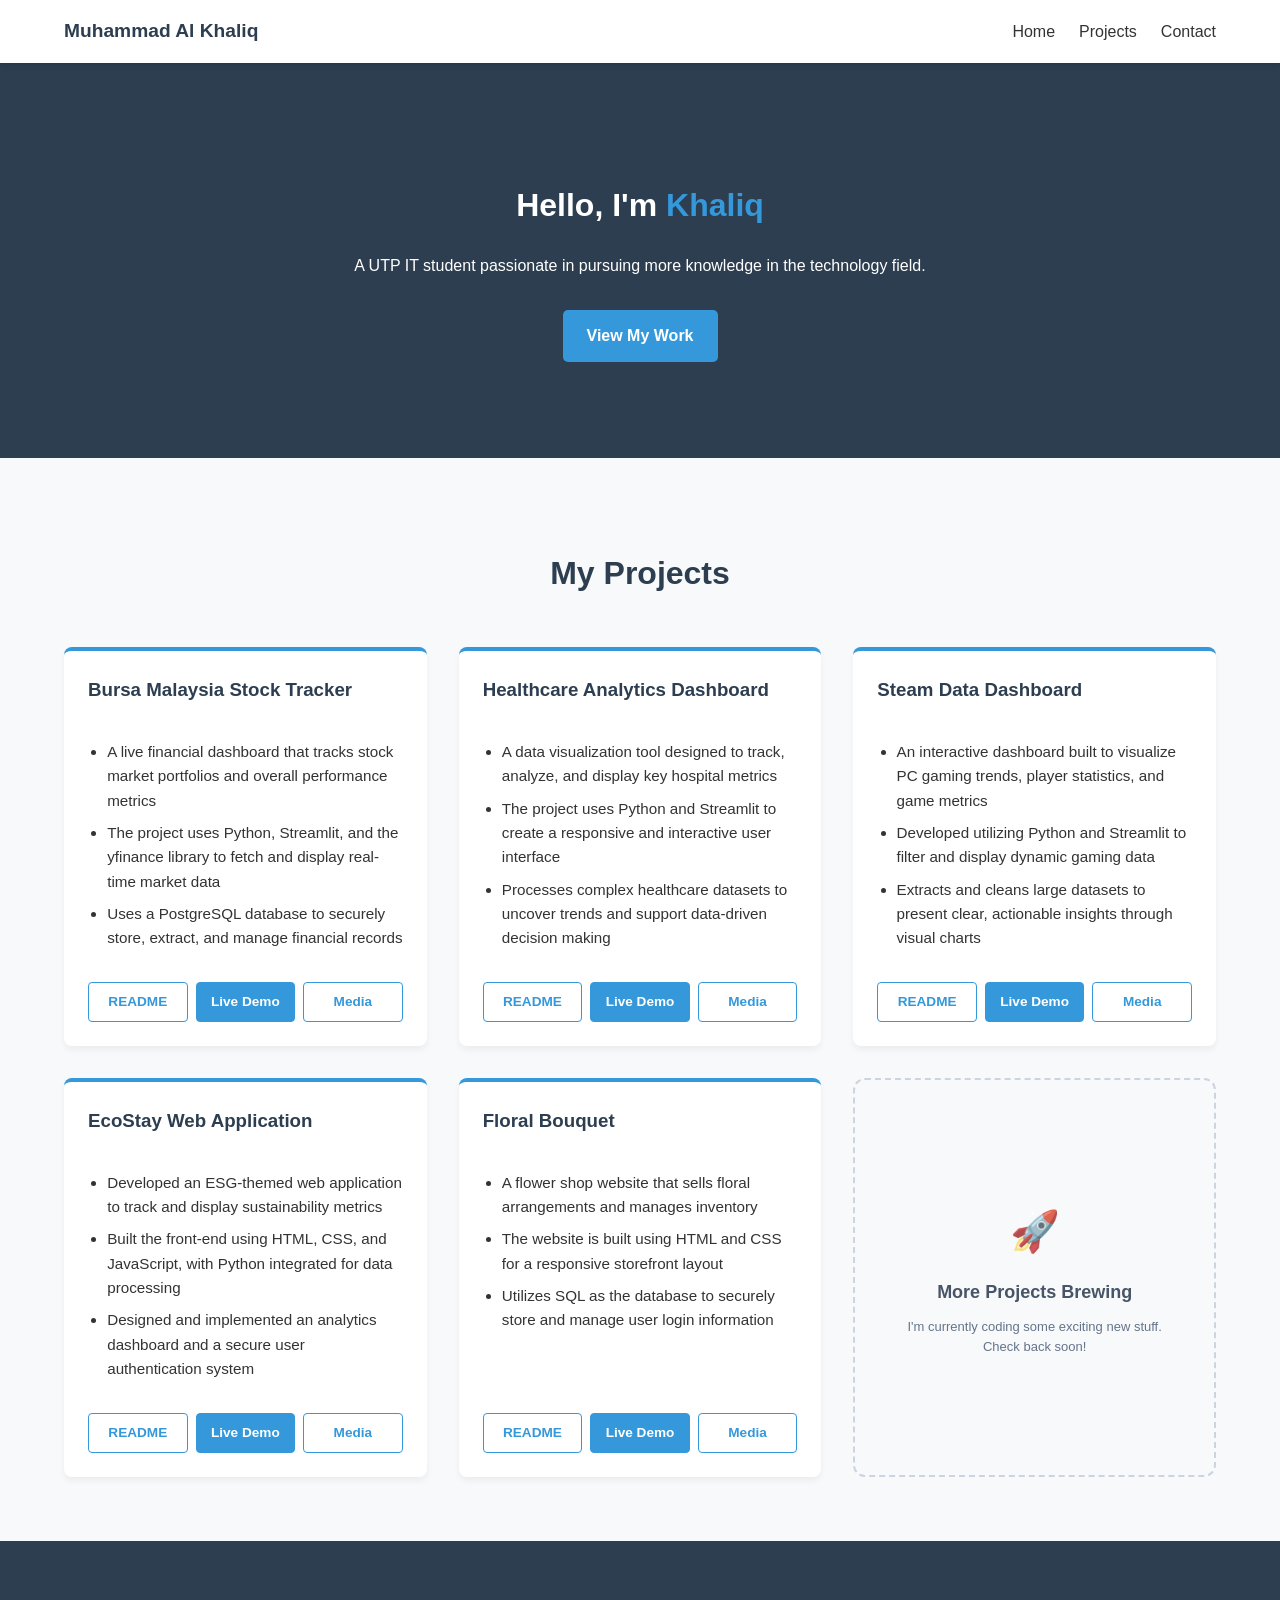
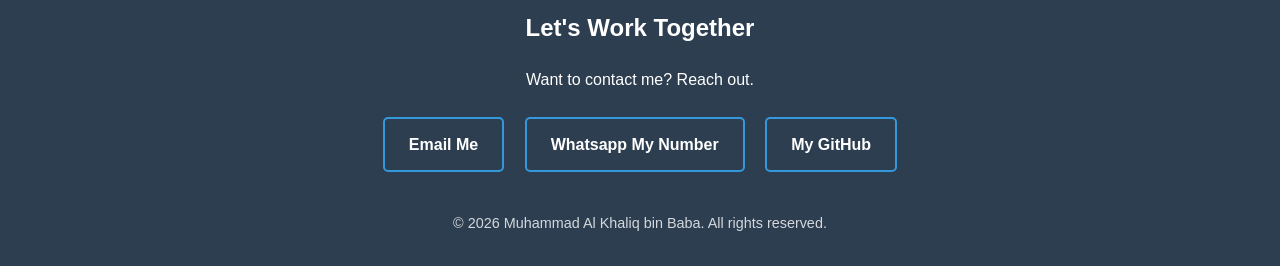
<file: index.html>
<!DOCTYPE html>
<html lang="en">
<head>
    <meta charset="UTF-8">
    <meta name="viewport" content="width=device-width, initial-scale=1.0">
    <title>Portfolio</title>
    <link rel="stylesheet" href="style.css">
</head>
<body>

    <nav>
        <div class="logo">Muhammad Al Khaliq</div>
        <ul>
            <li><a href="#hero">Home</a></li>
            <li><a href="#projects">Projects</a></li>
            <li><a href="#contact">Contact</a></li>
        </ul>
    </nav>

    <header id="hero">
        <div class="hero-content">
            <h1>Hello, I'm <span class="highlight">Khaliq</span></h1>
            <p>A UTP IT student passionate in pursuing more knowledge in the technology field.</p>
            <a href="#projects" class="btn">View My Work</a>
        </div>
    </header>

    <section id="projects">
        <h2 class="section-title">My Projects</h2>
        
        <div class="projects-grid">
            
            <div class="project-card">
                <h3>Bursa Malaysia Stock Tracker</h3>
                <ul>
                    <li>A live financial dashboard that tracks stock market portfolios and overall performance metrics</li>
                    <li>The project uses Python, Streamlit, and the yfinance library to fetch and display real-time market data</li>
                    <li>Uses a PostgreSQL database to securely store, extract, and manage financial records</li>
                </ul>
                <div class="card-buttons">
                    <a href="https://github.com/Kolek88/BursaStockTracker/blob/main/README.md" target="_blank" class="btn-card btn-outline">README</a>
                    <a href="https://bursastocktracker-klhqfrbndhfvcvckxnc3f3.streamlit.app/" target="_blank" class="btn-card btn-primary">Live Demo</a>
                    <a href="assets/bursa_media.mp4" target="_blank" class="btn-card btn-outline">Media</a>
                </div>
            </div>

            <div class="project-card">
                <h3>Healthcare Analytics Dashboard</h3>
                <ul>
                    <li>A data visualization tool designed to track, analyze, and display key hospital metrics</li>
                    <li>The project uses Python and Streamlit to create a responsive and interactive user interface</li>
                    <li>Processes complex healthcare datasets to uncover trends and support data-driven decision making</li>
                </ul>
                <div class="card-buttons">
                    <a href="https://github.com/Kolek88/healthcare_dashboard/blob/main/README.md" target="_blank" class="btn-card btn-outline">README</a>
                    <a href="https://healthcaredashboard-nehafilvke3ai64e8wccv5.streamlit.app/" target="_blank" class="btn-card btn-primary">Live Demo</a>
                    <a href="wip.html" class="btn-card btn-outline">Media</a>
                </div>
            </div>

            <div class="project-card">
                <h3>Steam Data Dashboard</h3>
                <ul>
                    <li>An interactive dashboard built to visualize PC gaming trends, player statistics, and game metrics</li>
                    <li>Developed utilizing Python and Streamlit to filter and display dynamic gaming data</li>
                    <li>Extracts and cleans large datasets to present clear, actionable insights through visual charts</li>
                </ul>
                <div class="card-buttons">
                    <a href="https://github.com/Kolek88/steamlibrary_dashboard/blob/main/README.md" target="_blank" class="btn-card btn-outline">README</a>
                    <a href="https://steamlibrarydashboard-bc99vjmfpwi24e6jpdmfvm.streamlit.app/" target="_blank" class="btn-card btn-primary">Live Demo</a>
                    <a href="wip.html" target="_blank" class="btn-card btn-outline">Media</a>
                </div>
            </div>

            <div class="project-card">
                <h3>EcoStay Web Application</h3>
                <ul>
                    <li>Developed an ESG-themed web application to track and display sustainability metrics</li>
                    <li>Built the front-end using HTML, CSS, and JavaScript, with Python integrated for data processing</li>
                    <li>Designed and implemented an analytics dashboard and a secure user authentication system</li>
                </ul>
                <div class="card-buttons">
                    <a href="https://github.com/Kolek88/Ecostay/blob/main/README.md" target="_blank" class="btn-card btn-outline">README</a>
                    <a href="http://cvkhaliq.atwebpages.com/ttpEcostay/landing.html" target="_blank" class="btn-card btn-primary">Live Demo</a>
                    <a href="wip.html" target="_blank" class="btn-card btn-outline">Media</a>
                </div>
            </div>

            <div class="project-card">
                <h3>Floral Bouquet</h3>
                <ul>
                    <li>A flower shop website that sells floral arrangements and manages inventory</li>
                    <li>The website is built using HTML and CSS for a responsive storefront layout</li>
                    <li>Utilizes SQL as the database to securely store and manage user login information</li>
                </ul>
                <div class="card-buttons">
                    <a href="https://github.com/Kolek88/FloralBouquet/blob/main/README.md" target="_blank" class="btn-card btn-outline">README</a>
                    <a href="http://cvkhaliq.atwebpages.com/WAIPAssignment/Main.html" target="_blank" class="btn-card btn-primary">Live Demo</a>
                    <a href="wip.html" target="_blank" class="btn-card btn-outline">Media</a>
                </div>
            </div>

            <div style="background: #f8f9fa; border: 2px dashed #cbd5e1; border-radius: 12px; padding: 40px 20px; text-align: center; box-shadow: none; display: flex; flex-direction: column; justify-content: center; align-items: center; min-height: 250px; box-sizing: border-box;">                
                <div style="font-size: 40px; margin-bottom: 15px; opacity: 0.8;">🚀</div>
                <h3 style="margin: 0 0 10px 0; color: #475569; font-size: 18px;">More Projects Brewing</h3>
                <p style="margin: 0; color: #64748b; font-size: 13px; line-height: 1.5; max-width: 80%;">
                    I'm currently coding some exciting new stuff. Check back soon!
                </p>
            </div>

        </div>
    </section>

    <footer id="contact">
        <h2>Let's Work Together</h2>
        <p>Want to contact me? Reach out.</p>
        <a href="mailto:alkhaliqbaba@gmail.com" class="btn btn-secondary">Email Me</a>
        <a href="tel:+601155095448" class="btn btn-secondary">Whatsapp My Number</a>
        <a href="https://github.com/Kolek88/Kolek88.github.io" class="btn btn-secondary">My GitHub</a>
        <div class="socials">
            <p>&copy; 2026 Muhammad Al Khaliq bin Baba. All rights reserved.</p>
        </div>
    </footer>
</body>
</html>
</file>
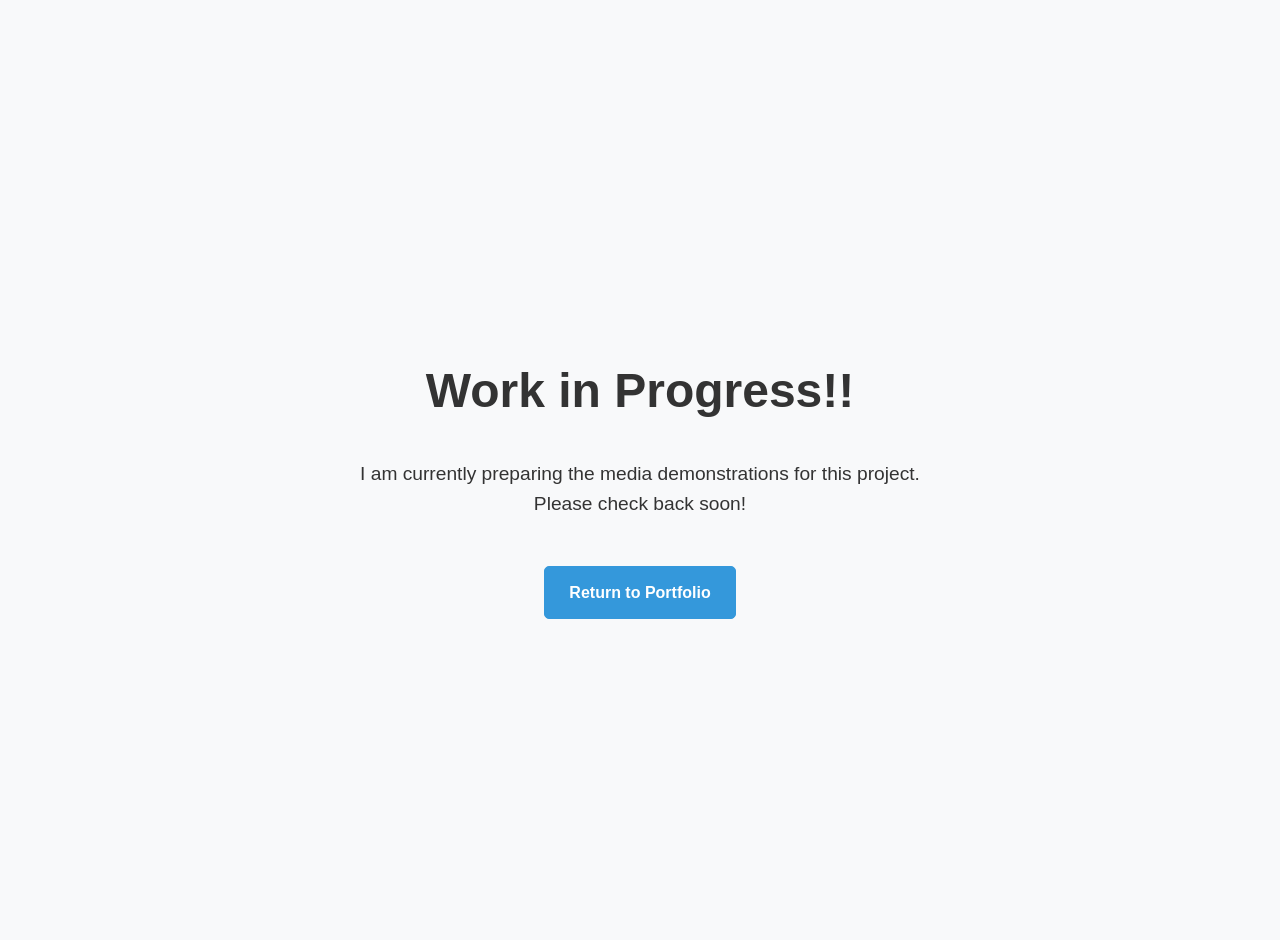
<file: wip.html>
<!DOCTYPE html>
<html lang="en">
<head>
    <meta charset="UTF-8">
    <meta name="viewport" content="width=device-width, initial-scale=1.0">
    <title>Work in Progress - Muhammad Al Khaliq</title>
    <link rel="stylesheet" href="style.css">
    <style>
        /* A little extra styling to center everything  */
        .wip-container {
            display: flex;
            flex-direction: column;
            align-items: center;
            justify-content: center;
            height: 100vh;
            text-align: center;
            padding: 20px;
        }
        .wip-container h1 {
            font-size: 3rem;
            margin-bottom: 10px;
        }
        .wip-container p {
            font-size: 1.2rem;
            margin-bottom: 30px;
        }
    </style>
</head>
<body>
    <div class="wip-container">
        <h1> Work in Progress!! </h1>
        <p>I am currently preparing the media demonstrations for this project. <br>Please check back soon!</p>
        <a href="index.html" class="btn btn-primary">Return to Portfolio</a>
    </div>
</body>
</html>
</file>
<file: style.css>
/* General Styles */
body {
    font-family: 'Segoe UI', Tahoma, Geneva, Verdana, sans-serif;
    margin: 0;
    padding: 0;
    background-color: #f8f9fa;
    color: #333;
    line-height: 1.6;
}

/* Navigation Bar */
nav {
    display: flex;
    justify-content: space-between;
    align-items: center;
    background-color: #fff;
    padding: 1rem 5%;
    box-shadow: 0 2px 5px rgba(0,0,0,0.1);
    position: sticky;
    top: 0;
    z-index: 1000;
}

.logo {
    font-weight: bold;
    font-size: 1.2rem;
    color: #2c3e50;
}

nav ul {
    list-style: none;
    display: flex;
    gap: 1.5rem;
    margin: 0;
    padding: 0;
}

nav a {
    text-decoration: none;
    color: #333;
    font-weight: 500;
}

nav a:hover {
    color: #3498db;
}

/* Hero Section */
#hero {
    background-color: #2c3e50;
    color: white;
    text-align: center;
    padding: 6rem 1rem;
}

.highlight {
    color: #3498db;
}

.btn {
    display: inline-block;
    background-color: #3498db;
    color: white;
    padding: 0.8rem 1.5rem;
    text-decoration: none;
    border-radius: 5px;
    margin-top: 1rem;
    font-weight: bold;
}

.btn:hover {
    background-color: #2980b9;
}

/* Projects Section */
#projects {
    padding: 4rem 5%;
    max-width: 1200px;
    margin: 0 auto;
}

.section-title {
    text-align: center;
    margin-bottom: 3rem;
    font-size: 2rem;
    color: #2c3e50;
}

/* The Grid for Javascript Cards */
.projects-grid {
    display: grid;
    grid-template-columns: repeat(auto-fit, minmax(320px, 1fr));
    gap: 2rem;
}

/* Generated Project Cards */
.project-card {
    background: white; /* This makes the card visible! */
    padding: 1.5rem;
    border-radius: 8px;
    box-shadow: 0 4px 6px rgba(0,0,0,0.05);
    border-top: 4px solid #3498db;
    
    /* These keep the buttons at the bottom */
    display: flex;
    flex-direction: column;
}

.project-card h3 {
    margin-top: 0;
    color: #2c3e50;
}

.project-card ul {
    padding-left: 1.2rem;
    margin-bottom: 1.5rem;
    flex-grow: 1; /* Pushes the buttons to the bottom */
}

.project-card li {
    margin-bottom: 0.5rem;
    font-size: 0.95rem;
}

/* New Button Styles for Cards */
.card-buttons {
    display: flex;
    gap: 0.5rem;
    margin-top: auto;
    flex-wrap: wrap; 
}

/* ... keep the rest of your button styles the same below this ... */

.btn-card {
    text-decoration: none;
    padding: 0.5rem 0.5rem;
    border-radius: 4px;
    font-size: 0.85rem;
    font-weight: bold;
    text-align: center;
    flex: 1; /* Makes all buttons the same width */
    transition: all 0.3s ease;
}

.btn-primary {
    background-color: #3498db;
    color: white;
    border: 1px solid #3498db;
}

.btn-primary:hover {
    background-color: #2980b9;
}

.btn-outline {
    background-color: transparent;
    color: #3498db;
    border: 1px solid #3498db;
}

.btn-outline:hover {
    background-color: #3498db;
    color: white;
}

/* Footer Section */
footer {
    background-color: #2c3e50;
    color: white;
    text-align: center;
    padding: 3rem 1rem 1rem;
}

.btn-secondary {
    background-color: transparent;
    border: 2px solid #3498db;
    margin: 0.5rem;
}

.btn-secondary:hover {
    background-color: #3498db;
    color: white;
}

.socials {
    margin-top: 2rem;
    font-size: 0.9rem;
    opacity: 0.8;
}

/* --- Project Detail Page Styles --- */

.project-header {
    text-align: center;
    padding: 4rem 1rem 2rem;
    background-color: #2c3e50;
    color: white;
}

.project-header h1 {
    margin: 0 0 0.5rem 0;
}

.project-details-container {
    max-width: 900px;
    margin: 0 auto;
    padding: 2rem 5%;
}

.media-section {
    margin-bottom: 4rem;
}

.media-section h2 {
    color: #2c3e50;
    border-bottom: 2px solid #3498db;
    padding-bottom: 0.5rem;
    margin-bottom: 1.5rem;
}

/* Make YouTube videos responsive */
.video-wrapper {
    position: relative;
    padding-bottom: 56.25%; /* 16:9 Aspect Ratio */
    height: 0;
    overflow: hidden;
    border-radius: 8px;
    box-shadow: 0 4px 6px rgba(0,0,0,0.1);
}

.video-wrapper iframe {
    position: absolute;
    top: 0;
    left: 0;
    width: 100%;
    height: 100%;
}

/* Image Grid */
.image-gallery {
    display: grid;
    grid-template-columns: repeat(auto-fit, minmax(300px, 1fr));
    gap: 1.5rem;
}

.gallery-img {
    width: 100%;
    height: auto;
    border-radius: 8px;
    box-shadow: 0 4px 6px rgba(0,0,0,0.1);
    transition: transform 0.3s ease;
}

.gallery-img:hover {
    transform: scale(1.02);
}

.project-description p {
    font-size: 1.1rem;
    line-height: 1.8;
    margin-bottom: 1rem;
}
</file>
